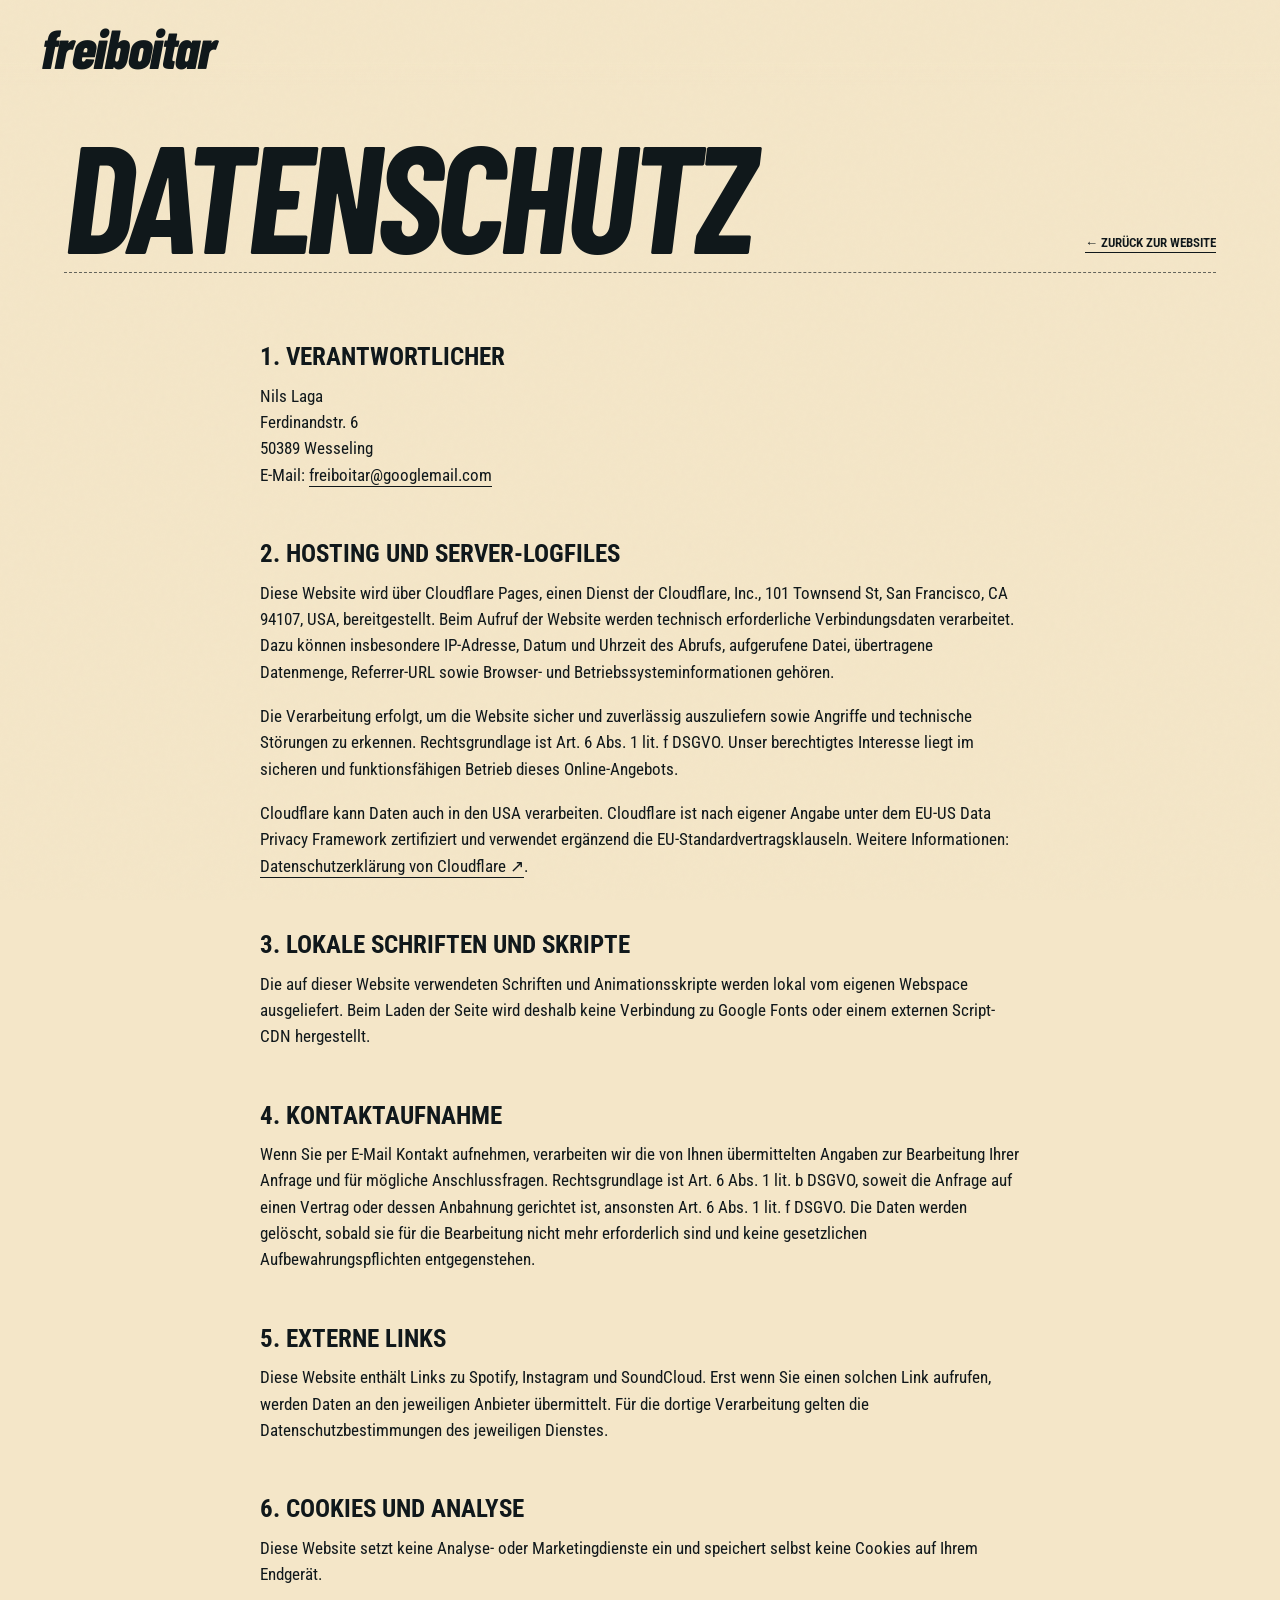
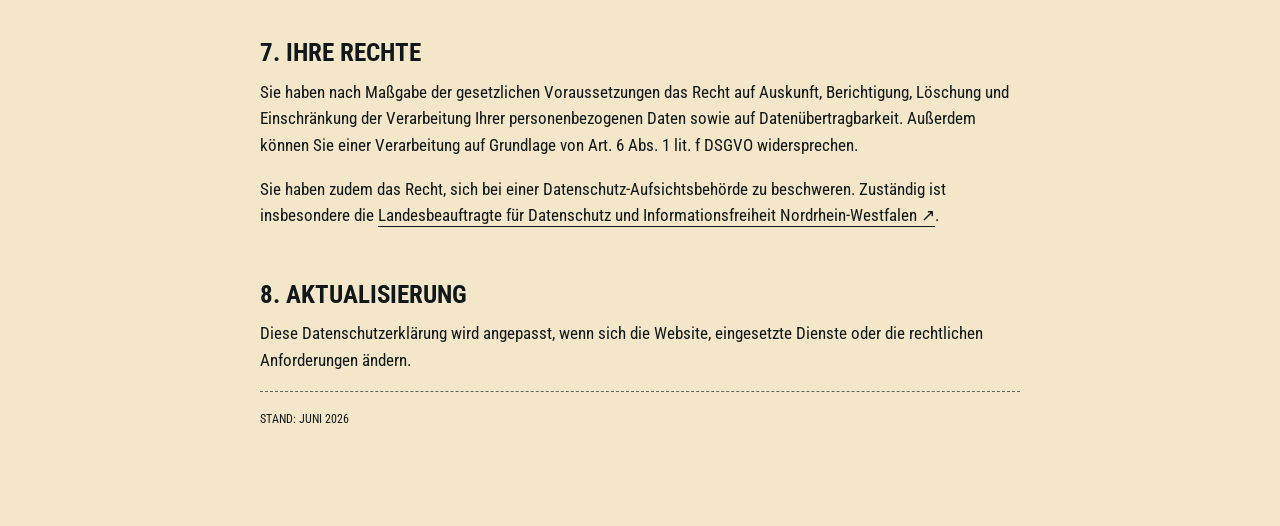
<file: datenschutz.html>
<!doctype html>
<html lang="de">
  <head>
    <meta charset="UTF-8" />
    <meta name="viewport" content="width=device-width, initial-scale=1.0" />
    <meta name="robots" content="index,follow" />
    <title>Datenschutz — Freiboitar</title>
    <link rel="stylesheet" href="styles.css?v=3" />
  </head>
  <body>
    <header class="site-header">
      <a class="wordmark" href="index.html" aria-label="Freiboitar, zurück zur Startseite">freiboitar</a>
    </header>
    <main class="legal-page">
      <header class="legal-page-header">
        <h1>Datenschutz</h1>
        <a href="index.html">← Zurück zur Website</a>
      </header>
      <div class="legal-content">
        <h2>1. Verantwortlicher</h2>
        <address>
          Nils Laga<br />
          Ferdinandstr. 6<br />
          50389 Wesseling<br />
          E-Mail: <a href="mailto:freiboitar@googlemail.com">freiboitar@googlemail.com</a>
        </address>

        <h2>2. Hosting und Server-Logfiles</h2>
        <p>Diese Website wird über Cloudflare Pages, einen Dienst der Cloudflare, Inc., 101 Townsend St, San Francisco, CA 94107, USA, bereitgestellt. Beim Aufruf der Website werden technisch erforderliche Verbindungsdaten verarbeitet. Dazu können insbesondere IP-Adresse, Datum und Uhrzeit des Abrufs, aufgerufene Datei, übertragene Datenmenge, Referrer-URL sowie Browser- und Betriebssysteminformationen gehören.</p>
        <p>Die Verarbeitung erfolgt, um die Website sicher und zuverlässig auszuliefern sowie Angriffe und technische Störungen zu erkennen. Rechtsgrundlage ist Art. 6 Abs. 1 lit. f DSGVO. Unser berechtigtes Interesse liegt im sicheren und funktionsfähigen Betrieb dieses Online-Angebots.</p>
        <p>Cloudflare kann Daten auch in den USA verarbeiten. Cloudflare ist nach eigener Angabe unter dem EU-US Data Privacy Framework zertifiziert und verwendet ergänzend die EU-Standardvertragsklauseln. Weitere Informationen: <a href="https://www.cloudflare.com/privacypolicy/" target="_blank" rel="noopener noreferrer">Datenschutzerklärung von Cloudflare ↗</a>.</p>

        <h2>3. Lokale Schriften und Skripte</h2>
        <p>Die auf dieser Website verwendeten Schriften und Animationsskripte werden lokal vom eigenen Webspace ausgeliefert. Beim Laden der Seite wird deshalb keine Verbindung zu Google Fonts oder einem externen Script-CDN hergestellt.</p>

        <h2>4. Kontaktaufnahme</h2>
        <p>Wenn Sie per E-Mail Kontakt aufnehmen, verarbeiten wir die von Ihnen übermittelten Angaben zur Bearbeitung Ihrer Anfrage und für mögliche Anschlussfragen. Rechtsgrundlage ist Art. 6 Abs. 1 lit. b DSGVO, soweit die Anfrage auf einen Vertrag oder dessen Anbahnung gerichtet ist, ansonsten Art. 6 Abs. 1 lit. f DSGVO. Die Daten werden gelöscht, sobald sie für die Bearbeitung nicht mehr erforderlich sind und keine gesetzlichen Aufbewahrungspflichten entgegenstehen.</p>

        <h2>5. Externe Links</h2>
        <p>Diese Website enthält Links zu Spotify, Instagram und SoundCloud. Erst wenn Sie einen solchen Link aufrufen, werden Daten an den jeweiligen Anbieter übermittelt. Für die dortige Verarbeitung gelten die Datenschutzbestimmungen des jeweiligen Dienstes.</p>

        <h2>6. Cookies und Analyse</h2>
        <p>Diese Website setzt keine Analyse- oder Marketingdienste ein und speichert selbst keine Cookies auf Ihrem Endgerät.</p>

        <h2>7. Ihre Rechte</h2>
        <p>Sie haben nach Maßgabe der gesetzlichen Voraussetzungen das Recht auf Auskunft, Berichtigung, Löschung und Einschränkung der Verarbeitung Ihrer personenbezogenen Daten sowie auf Datenübertragbarkeit. Außerdem können Sie einer Verarbeitung auf Grundlage von Art. 6 Abs. 1 lit. f DSGVO widersprechen.</p>
        <p>Sie haben zudem das Recht, sich bei einer Datenschutz-Aufsichtsbehörde zu beschweren. Zuständig ist insbesondere die <a href="https://www.ldi.nrw.de/" target="_blank" rel="noopener noreferrer">Landesbeauftragte für Datenschutz und Informationsfreiheit Nordrhein-Westfalen ↗</a>.</p>

        <h2>8. Aktualisierung</h2>
        <p>Diese Datenschutzerklärung wird angepasst, wenn sich die Website, eingesetzte Dienste oder die rechtlichen Anforderungen ändern.</p>

        <p class="legal-meta">Stand: Juni 2026</p>
      </div>
    </main>
  </body>
</html>
</file>
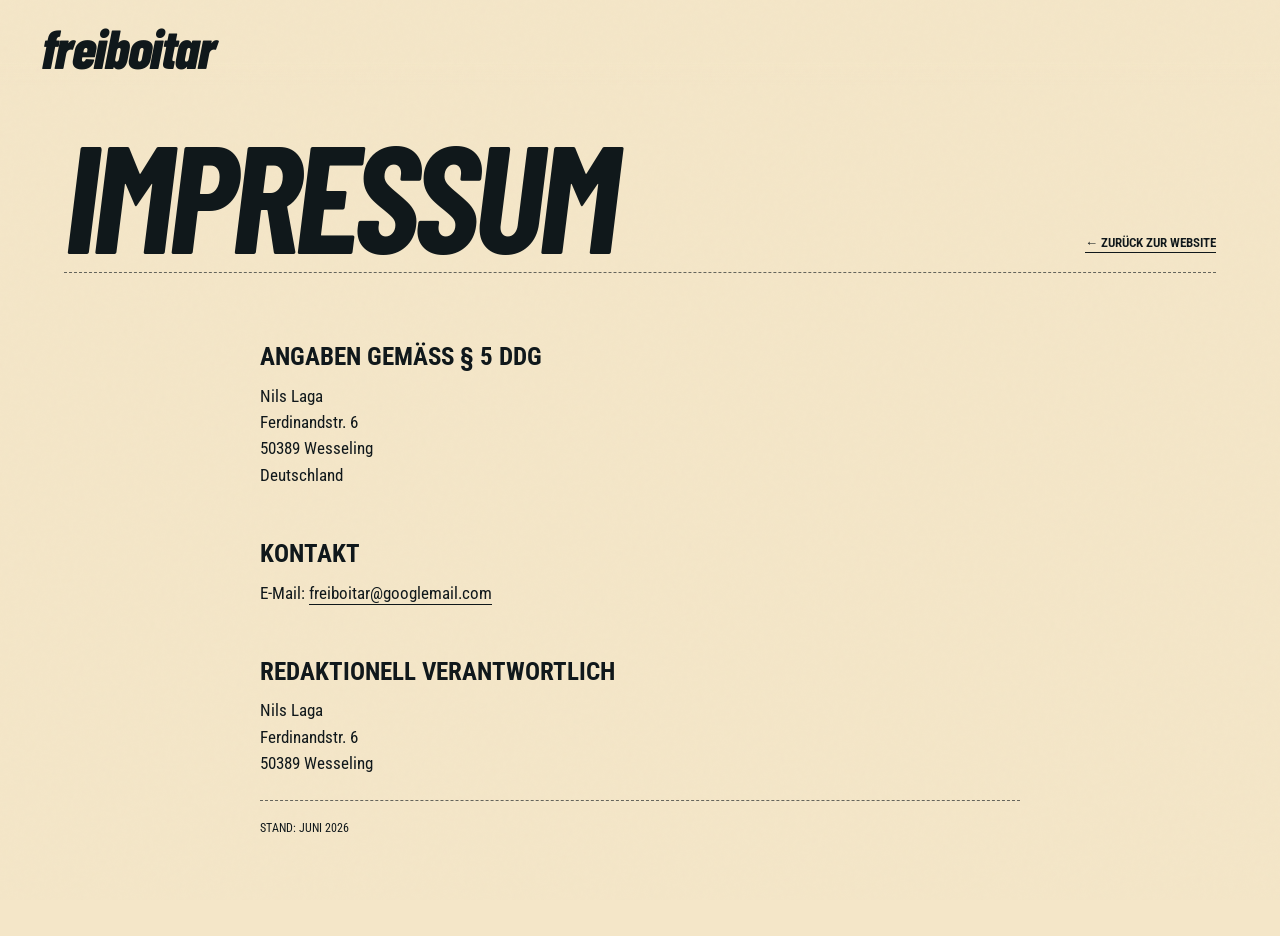
<file: impressum.html>
<!doctype html>
<html lang="de">
  <head>
    <meta charset="UTF-8" />
    <meta name="viewport" content="width=device-width, initial-scale=1.0" />
    <meta name="robots" content="index,follow" />
    <title>Impressum — Freiboitar</title>
    <link rel="stylesheet" href="styles.css?v=3" />
  </head>
  <body>
    <header class="site-header">
      <a class="wordmark" href="index.html" aria-label="Freiboitar, zurück zur Startseite">freiboitar</a>
    </header>
    <main class="legal-page">
      <header class="legal-page-header">
        <h1>Impressum</h1>
        <a href="index.html">← Zurück zur Website</a>
      </header>
      <div class="legal-content">
        <h2>Angaben gemäß § 5 DDG</h2>
        <address>
          Nils Laga<br />
          Ferdinandstr. 6<br />
          50389 Wesseling<br />
          Deutschland
        </address>

        <h2>Kontakt</h2>
        <p>E-Mail: <a href="mailto:freiboitar@googlemail.com">freiboitar@googlemail.com</a></p>

        <h2>Redaktionell verantwortlich</h2>
        <address>
          Nils Laga<br />
          Ferdinandstr. 6<br />
          50389 Wesseling
        </address>

        <p class="legal-meta">Stand: Juni 2026</p>
      </div>
    </main>
  </body>
</html>
</file>
<file: styles.css>
@font-face { font-family: "Barlow Condensed"; font-style: normal; font-weight: 500; font-display: swap; src: url("assets/fonts/barlow-condensed-500.ttf") format("truetype"); }
@font-face { font-family: "Barlow Condensed"; font-style: normal; font-weight: 600; font-display: swap; src: url("assets/fonts/barlow-condensed-600.ttf") format("truetype"); }
@font-face { font-family: "Barlow Condensed"; font-style: normal; font-weight: 700; font-display: swap; src: url("assets/fonts/barlow-condensed-700.ttf") format("truetype"); }
@font-face { font-family: "Barlow Condensed"; font-style: normal; font-weight: 800; font-display: swap; src: url("assets/fonts/barlow-condensed-800.ttf") format("truetype"); }
@font-face { font-family: "Barlow Condensed"; font-style: normal; font-weight: 900; font-display: swap; src: url("assets/fonts/barlow-condensed-900.ttf") format("truetype"); }
@font-face { font-family: "Barlow Condensed"; font-style: italic; font-weight: 700; font-display: swap; src: url("assets/fonts/barlow-condensed-italic-700.ttf") format("truetype"); }
@font-face { font-family: "Barlow Condensed"; font-style: italic; font-weight: 800; font-display: swap; src: url("assets/fonts/barlow-condensed-italic-800.ttf") format("truetype"); }
@font-face { font-family: "Barlow Condensed"; font-style: italic; font-weight: 900; font-display: swap; src: url("assets/fonts/barlow-condensed-italic-900.ttf") format("truetype"); }
@font-face { font-family: "Caveat"; font-style: normal; font-weight: 500; font-display: swap; src: url("assets/fonts/caveat-500.ttf") format("truetype"); }
@font-face { font-family: "Caveat"; font-style: normal; font-weight: 600; font-display: swap; src: url("assets/fonts/caveat-600.ttf") format("truetype"); }
@font-face { font-family: "Roboto Condensed"; font-style: normal; font-weight: 400; font-display: swap; src: url("assets/fonts/roboto-condensed-400.ttf") format("truetype"); }
@font-face { font-family: "Roboto Condensed"; font-style: normal; font-weight: 500; font-display: swap; src: url("assets/fonts/roboto-condensed-500.ttf") format("truetype"); }
@font-face { font-family: "Roboto Condensed"; font-style: normal; font-weight: 600; font-display: swap; src: url("assets/fonts/roboto-condensed-600.ttf") format("truetype"); }
@font-face { font-family: "Roboto Condensed"; font-style: normal; font-weight: 700; font-display: swap; src: url("assets/fonts/roboto-condensed-700.ttf") format("truetype"); }

:root {
  --paper: #f4e6c8;
  --ink: #10181b;
  --red: #ed2d1c;
  --blue: #155db5;
  --pink: #e9cbd3;
  --line: rgba(16, 24, 27, .62);
}

* { box-sizing: border-box; }
html { scroll-behavior: smooth; }
body {
  margin: 0;
  color: var(--ink);
  background: var(--paper);
  font-family: "Roboto Condensed", Arial, sans-serif;
  overflow-x: hidden;
}
body::before {
  content: "";
  position: fixed;
  z-index: 100;
  inset: 0;
  pointer-events: none;
  opacity: .25;
  background-image: url("data:image/svg+xml,%3Csvg viewBox='0 0 180 180' xmlns='http://www.w3.org/2000/svg'%3E%3Cfilter id='n'%3E%3CfeTurbulence type='fractalNoise' baseFrequency='.92' numOctaves='3' stitchTiles='stitch'/%3E%3C/filter%3E%3Crect width='100%25' height='100%25' filter='url(%23n)' opacity='.08'/%3E%3C/svg%3E");
  mix-blend-mode: multiply;
}
body.is-locked { overflow: hidden; }
button, a { color: inherit; font: inherit; }
button { cursor: pointer; }
img { display: block; max-width: 100%; }
a { text-underline-offset: 5px; }

.site-header {
  position: fixed;
  z-index: 50;
  top: 0;
  left: 0;
  right: 0;
  display: flex;
  align-items: center;
  justify-content: space-between;
  padding: 27px 3.2vw 18px;
  background: linear-gradient(var(--paper) 72%, rgba(244,230,200,0));
}
.wordmark {
  font-family: "Barlow Condensed", Impact, sans-serif;
  font-size: clamp(38px, 4.3vw, 70px);
  font-weight: 800;
  font-style: italic;
  line-height: .75;
  letter-spacing: -.025em;
  text-decoration: none;
  transform: skew(-4deg);
}
.site-nav { display: flex; align-items: center; gap: clamp(28px, 4.2vw, 70px); font-size: 13px; font-weight: 600; text-transform: uppercase; }
.site-nav a { position: relative; text-decoration: none; }
.site-nav a::after { content: ""; position: absolute; left: 0; right: 100%; bottom: -8px; height: 2px; background: var(--blue); transition: right .3s; }
.site-nav a:hover::after, .site-nav a.is-active::after { right: 0; }
.site-nav .nav-cta { color: var(--red); }
.site-nav .nav-cta::after { display: none; }
.nav-cta i { display: inline-block; width: 11px; height: 11px; margin-right: 15px; border-radius: 50%; background: var(--red); }
.menu-toggle { display: none; border: 0; padding: 0; background: transparent; text-transform: uppercase; }

.hero { position: relative; min-height: 1000px; height: 100svh; padding: 150px 3.2vw 32px; overflow: hidden; }
.hero-rule { position: absolute; left: 2.8vw; top: 15.8%; bottom: 13%; border-left: 1px dashed var(--line); }
.hero-copy { position: relative; z-index: 4; width: 44%; padding-left: 1.2vw; }
.hero h1 { margin: 0; font-family: "Barlow Condensed", Impact, sans-serif; font-size: clamp(116px, 13.3vw, 214px); font-weight: 800; font-style: italic; line-height: .72; letter-spacing: -.045em; text-transform: uppercase; }
.hero h1 span { display: block; }
.hero-services { margin: 26px 0 0; color: var(--red); font-family: "Barlow Condensed", sans-serif; font-size: clamp(18px, 1.65vw, 27px); font-weight: 700; text-transform: uppercase; }
.hero-services::after { content: ""; display: block; width: 180px; height: 12px; margin-top: 8px; border-top: 2px solid var(--blue); border-radius: 50%; transform: rotate(-1deg); }
.hero-meta { margin: 14px 0 0 8px; }
.hero-meta > p { margin: 0 0 16px; font-size: 18px; font-weight: 700; text-transform: uppercase; }
.hero-filters { display: flex; gap: clamp(35px, 5vw, 84px); }
.hero-filters button, .filter-row button { position: relative; border: 0; padding: 0 2px 8px; background: transparent; font-size: 14px; text-transform: uppercase; }
.hero-filters button::after, .filter-row button::after { content: ""; position: absolute; left: 0; right: 100%; bottom: 0; height: 2px; background: var(--blue); transition: right .25s; }
.hero-filters button.is-active::after, .hero-filters button:hover::after, .filter-row button.is-active::after, .filter-row button:hover::after { right: 0; }
.hero-filters button.is-active { color: var(--red); }
.scribble-cta { display: inline-block; position: relative; margin: 52px 0 0; padding: 15px 21px; color: var(--red); font-size: 16px; font-weight: 600; text-transform: uppercase; text-decoration: none; }
.scribble-cta::before, .scribble-cta::after { content: ""; position: absolute; inset: 0 -12px; border: 2px solid var(--red); border-radius: 51% 46% 53% 47%; transform: rotate(-3deg); }
.scribble-cta::after { inset: -4px -17px 2px -9px; transform: rotate(3deg); }
.poster-stage { position: absolute; z-index: 2; inset: 100px 3.5vw 25px 43%; isolation: isolate; }
.poster { position: absolute; z-index: 1; padding: 0; border: 0; background: transparent; box-shadow: 0 20px 35px rgba(35,22,10,.16); transition: transform .55s cubic-bezier(.2,.75,.2,1), filter .55s; }
.poster:hover { z-index: 2; filter: saturate(1.12); }
.poster img, .poster video { display: block; width: 100%; height: 100%; object-fit: contain; }
.poster video { pointer-events: none; background: transparent; }
.poster-one { left: 12%; top: 2%; width: 29%; height: auto; aspect-ratio: 992 / 1586; transform: rotate(1.2deg); }
.poster-one:hover { transform: rotate(-1deg) translateY(-12px); }
.poster-two { right: 4%; top: 10%; width: 30%; height: auto; aspect-ratio: 1012 / 1800; transform: rotate(.25deg); }
.poster-two:hover { transform: rotate(2deg) translateY(-12px); }
.poster-three { left: 8%; bottom: -9%; width: 31%; height: auto; aspect-ratio: 1004 / 1800; transform: rotate(-1deg); }
.poster-three:hover { transform: rotate(1deg) translateY(-12px); }
.tape { position: absolute; z-index: 3; top: -18px; left: 39%; width: 30%; height: 30px; opacity: .92; transform: rotate(4deg); }
.tape-red { background: var(--red); }
.tape-blue { background: var(--blue); transform: rotate(7deg); }
.annotation { position: absolute; z-index: 20; margin: 0; font-family: Caveat, cursive; font-size: clamp(18px, 1.6vw, 26px); line-height: 1.05; text-transform: uppercase; transform: rotate(-4deg); pointer-events: none; }
.annotation b { display: block; width: fit-content; margin: 0 auto 9px; padding: 1px 6px; border: 1.5px solid currentColor; border-radius: 50%; font-weight: 500; }
.annotation span { display: block; font-size: 42px; }
.annotation-one { left: 0; top: 21%; color: var(--blue); }
.annotation-two { right: -1%; top: 11%; color: var(--red); }
.annotation-three { left: -2%; bottom: 8%; color: var(--blue); text-align: right; }
.hero-about { position: absolute; right: 0; bottom: 2%; width: 29%; font-size: 18px; line-height: 1.35; }
.hero-about p { margin: 0 0 65px; }
.hero-about p::after { content: ""; display: block; width: 150px; height: 10px; margin-top: 5px; border-top: 2px solid var(--blue); border-radius: 50%; }
.hero-about a { font-size: 16px; }
.scroll-cue { position: absolute; z-index: 8; left: 50%; bottom: 8px; display: flex; flex-direction: column; align-items: center; gap: 3px; font-size: 10px; text-transform: uppercase; text-decoration: none; transform: translateX(-50%); }
.scroll-cue b { font-size: 18px; font-weight: 400; animation: bounce 1.7s infinite; }
@keyframes bounce { 50% { transform: translateY(5px); } }

.work { position: relative; padding: 16vh 4vw 25vh; }
.work-header { display: flex; justify-content: space-between; align-items: end; }
.work-header > div { display: flex; align-items: end; gap: 18px; }
.work h2 { margin: 0; font-family: "Barlow Condensed", Impact, sans-serif; font-size: clamp(105px, 13.5vw, 218px); font-weight: 800; font-style: italic; line-height: .72; letter-spacing: -.045em; text-transform: uppercase; }
.work-header span { color: var(--red); font-family: "Barlow Condensed", sans-serif; font-size: clamp(30px, 3.1vw, 50px); font-weight: 800; line-height: 1; }
.work-header > p { max-width: 300px; margin: 0 4vw 10px 0; font-size: 18px; line-height: 1.3; }
.work-header > p::after { content: ""; display: block; width: 150px; margin-top: 8px; border-top: 2px solid var(--blue); border-radius: 50%; }
.filter-row { display: flex; gap: clamp(35px, 7vw, 115px); margin: 38px 0 0; padding: 0 6px 19px; border-bottom: 1px dashed var(--line); }
.filter-row button { font-weight: 600; }
.filter-row button span { margin-left: 6px; font-size: 11px; }
.filter-row button i { display: inline-block; width: 11px; height: 11px; margin-right: 12px; border-radius: 50%; background: var(--red); }

.project-stack { position: relative; min-height: 460vh; margin-top: 22px; }
.project-stack.is-filtered {
  display: grid;
  gap: clamp(18px, 2.2vw, 34px);
  align-items: start;
  min-height: 0;
  padding: 48px 0 12vh;
}
.project-stack.is-filtered[data-active-filter="identity"] { grid-template-columns: repeat(4, minmax(0, 1fr)); }
.project-stack.is-filtered[data-active-filter="campaign"],
.project-stack.is-filtered[data-active-filter="video"] { grid-template-columns: repeat(4, minmax(0, 1fr)); }
.project-stack.is-filtered[data-active-filter="motion"] { grid-template-columns: repeat(3, minmax(0, 1fr)); }
.project-stack.is-filtered .project {
  position: relative;
  top: auto;
  width: 100%;
  margin: 0;
  transform: none !important;
  filter: drop-shadow(0 12px 18px rgba(31,20,10,.12));
}
.project-stack.is-filtered .project img,
.project-stack.is-filtered .project video { max-height: 48vh; }
.project-stack.is-filtered .project footer { grid-template-columns: 1fr auto; gap: 10px; }
.project-stack.is-filtered .project footer span:nth-child(2) { display: none; }
.project { position: sticky; top: 14vh; width: 62%; margin-bottom: 40vh; filter: drop-shadow(0 18px 24px rgba(31,20,10,.14)); transition: opacity .55s ease, filter .55s ease; }
.project-stack:not(.is-filtered) .project.is-background { opacity: .1; filter: brightness(.68) saturate(.35); pointer-events: none; }
.project-stack:not(.is-filtered) .project.is-near-background { opacity: .34; filter: blur(2.5px) brightness(.78) saturate(.58) drop-shadow(0 12px 18px rgba(31,20,10,.1)); }
.project[hidden] { display: none; }
.project:nth-child(2) { top: 17vh; margin-left: auto; width: 39%; }
.project:nth-child(3) { top: 20vh; width: 59%; margin-left: 7%; }
.project:nth-child(4) { top: 16vh; width: 37%; margin-left: auto; margin-right: 8%; }
.project:nth-child(5) { top: 19vh; width: 38%; margin-left: 14%; }
.project:nth-child(6) { top: 15vh; width: 48%; margin-left: auto; margin-right: 3%; }
.project:nth-child(7) { top: 18vh; width: 42%; margin-left: 6%; }
.project:nth-child(8) { top: 21vh; width: 55%; margin-left: auto; }
.project:nth-child(9) { top: 15vh; width: 38%; margin-left: 10%; }
.project:nth-child(10) { top: 18vh; width: 56%; margin-left: auto; margin-right: 5%; }
.project:nth-child(11) { top: 21vh; width: 40%; margin-left: 5%; }
.project:nth-child(12) { top: 16vh; width: 54%; margin-left: auto; margin-right: 6%; }
.project button { position: relative; display: block; width: fit-content; max-width: 100%; height: auto; margin-inline: auto; padding: 0; border: 0; overflow: hidden; background: transparent; }
.project img, .project video { display: block; width: auto; height: auto; max-width: 100%; max-height: min(72vh, 760px); object-fit: contain; transition: transform .8s cubic-bezier(.2,.7,.2,1); }
.project video { background: var(--ink); pointer-events: none; }
.project button:hover img, .project button:hover video { transform: scale(1.035); }
.project-arrow { position: absolute; right: 18px; top: 18px; display: grid; place-items: center; width: 42px; height: 42px; border: 1px solid currentColor; border-radius: 50%; color: white; font-size: 24px; transition: color .25s, background .25s; }
.project button:hover .project-arrow { color: var(--ink); background: white; }
.project footer { display: grid; grid-template-columns: 1.2fr 1fr auto; gap: 20px; padding: 13px 5px 0; font-size: 12px; text-transform: uppercase; opacity: 0; transform: translateY(14px); transition: opacity .35s ease, transform .5s cubic-bezier(.2,.75,.2,1); }
.project.is-caption-active footer,
.project-stack.is-filtered .project footer { opacity: 1; transform: translateY(0); }
.project footer b { font-size: 15px; }
.project-pink { transform: rotate(-.3deg); }
.project-dark { transform: rotate(.5deg); }
.project-blue { transform: rotate(-.6deg); }
.project-orange { transform: rotate(1deg); }
.project-cobalt { transform: rotate(-1deg); }

.proof {
  display: grid;
  grid-template-columns: .7fr 1.15fr 1fr;
  border-top: 1px solid var(--ink);
  border-bottom: 1px solid var(--ink);
  background: var(--red);
}
.proof p {
  min-height: 250px;
  display: flex;
  flex-direction: column;
  justify-content: space-between;
  margin: 0;
  padding: 24px 2.5vw;
  border-right: 1px solid var(--ink);
  text-transform: uppercase;
}
.proof p:last-child { border-right: 0; }
.proof strong {
  font-family: "Barlow Condensed", Impact, sans-serif;
  font-size: clamp(76px, 10vw, 158px);
  font-weight: 800;
  font-style: italic;
  line-height: .7;
  letter-spacing: -.045em;
}
.proof span { font-size: 13px; line-height: 1.3; }

.services { position: relative; min-height: 100svh; padding: 13vh 4vw; color: var(--paper); background: var(--ink); }
.section-index { display: flex; justify-content: space-between; margin: 0; padding-bottom: 18px; border-bottom: 1px dashed rgba(244,230,200,.5); font-size: 11px; text-transform: uppercase; }
.services h2 { margin: 10vh 0 13vh; font-family: "Barlow Condensed", Impact, sans-serif; font-size: clamp(88px, 12vw, 190px); font-weight: 800; font-style: italic; line-height: .72; letter-spacing: -.04em; text-transform: uppercase; }
.services h2 em { color: var(--red); font-style: inherit; }
.services ol { margin: 0 0 0 34%; padding: 0; list-style: none; }
.services li { display: grid; grid-template-columns: 50px 1fr minmax(180px, 30%); align-items: start; gap: 18px; padding: 18px 0; border-top: 1px solid rgba(244,230,200,.35); }
.services li span { padding-top: 5px; font-size: 11px; }
.services li b { font-family: "Barlow Condensed", sans-serif; font-size: clamp(30px, 4vw, 60px); line-height: .9; text-transform: uppercase; }
.services li i { padding-top: 0; font-size: 13px; line-height: 1.35; font-style: normal; }

.music { position: relative; min-height: 120svh; padding: 14vh 4vw; overflow: hidden; }
.music-heading { position: relative; z-index: 3; }
.music-heading > p { margin: 0 0 8vh; font-size: 11px; text-transform: uppercase; }
.music h2 { margin: 0; font-family: "Barlow Condensed", Impact, sans-serif; font-size: clamp(95px, 13vw, 205px); font-weight: 800; font-style: italic; line-height: .73; letter-spacing: -.045em; text-transform: uppercase; }
.music h2 em { color: var(--blue); font-style: inherit; }
.music-actions { position: relative; z-index: 4; width: fit-content; margin-top: 8vh; }
.spotify-cta { display: inline-flex; align-items: center; gap: 14px; padding: 17px 22px; color: var(--paper); background: var(--ink); font-size: 13px; font-weight: 700; letter-spacing: .04em; text-decoration: none; text-transform: uppercase; transition: transform .25s, background .25s; }
.spotify-cta:hover { transform: translateY(-3px); background: #263129; }
.spotify-cta i { width: 13px; height: 13px; border-radius: 50%; background: #1ed760; box-shadow: 0 0 0 4px rgba(30,215,96,.16); }
.music-socials { display: flex; gap: 24px; margin-top: 20px; font-size: 11px; text-transform: uppercase; }
.music-socials a { text-decoration-thickness: 1px; }
.record-stack { position: absolute; z-index: 2; right: 5vw; top: 16vh; width: min(38vw, 600px); height: 70vh; }
.record-stack img { position: absolute; width: 58%; height: auto; object-fit: contain; box-shadow: 0 24px 48px rgba(38,25,12,.2); }
.record-stack img:nth-child(1) { z-index: 1; left: -4%; top: 2%; transform: rotate(-8deg); }
.record-stack img:nth-child(2) { z-index: 3; right: -2%; top: 17%; width: 64%; transform: rotate(6deg); }
.record-stack img:nth-child(3) { z-index: 2; left: 4%; bottom: 0; transform: rotate(-6deg); }
.music-signoff { position: absolute; z-index: 5; right: 4vw; bottom: 6vh; margin: 0; padding: 9px 14px 11px; font-family: Caveat, cursive; color: var(--red); background: rgba(244,230,200,.9); box-shadow: 0 8px 20px rgba(38,25,12,.08); font-size: 28px; line-height: 1.1; transform: rotate(-3deg); }

.contact { min-height: 100svh; display: flex; flex-direction: column; justify-content: space-between; padding: 5vh 4vw 28px; color: var(--paper); background: var(--red); }
.contact > p { margin: 0; font-size: 13px; text-transform: uppercase; }
.contact h2 { margin: auto 0 2vh; font-family: "Barlow Condensed", Impact, sans-serif; font-size: clamp(120px, 18vw, 285px); font-weight: 800; font-style: italic; line-height: .68; letter-spacing: -.05em; text-transform: uppercase; }
.contact h2 em { color: var(--ink); font-style: inherit; }
.contact > a { align-self: flex-end; margin-bottom: 8vh; color: var(--ink); font-size: clamp(24px, 3vw, 48px); }
.contact footer { display: flex; justify-content: space-between; padding-top: 18px; border-top: 1px dashed rgba(16,24,27,.55); color: var(--ink); font-size: 11px; line-height: 1.4; text-transform: uppercase; }
.contact footer span:last-child { text-align: right; }
.footer-socials { display: flex; gap: 26px; }
.footer-socials a { color: inherit; }
.footer-legal { display: flex; gap: 18px; }
.footer-legal a { color: inherit; }

.legal-page { min-height: 100svh; padding: 135px max(5vw, 24px) 80px; background: var(--paper); }
.legal-page-header { display: flex; justify-content: space-between; align-items: end; gap: 30px; padding-bottom: 22px; border-bottom: 1px dashed var(--line); }
.legal-page h1 { margin: 0; font-family: "Barlow Condensed", Impact, sans-serif; font-size: clamp(72px, 12vw, 180px); font-style: italic; line-height: .75; letter-spacing: -.04em; text-transform: uppercase; }
.legal-page-header a { flex: 0 0 auto; font-size: 13px; font-weight: 600; text-transform: uppercase; }
.legal-content { width: min(760px, 100%); margin: 70px auto 0; font-size: 17px; line-height: 1.55; }
.legal-content h2 { margin: 52px 0 12px; font-size: 25px; font-style: normal; line-height: 1.1; letter-spacing: 0; text-transform: uppercase; }
.legal-content h2:first-child { margin-top: 0; }
.legal-content p { margin: 0 0 18px; }
.legal-content a { overflow-wrap: anywhere; }
.legal-content address { margin-bottom: 24px; font-style: normal; }
.legal-meta { margin-top: 60px; padding-top: 18px; border-top: 1px dashed var(--line); font-size: 12px; text-transform: uppercase; }

.lightbox { width: 100%; max-width: none; height: 100%; max-height: none; margin: 0; padding: 0; border: 0; color: var(--paper); background: rgba(12,18,20,.97); }
.lightbox::backdrop { background: transparent; }
.lightbox-close { position: fixed; z-index: 2; top: 25px; right: 30px; border: 0; background: transparent; color: inherit; font-size: 12px; text-transform: uppercase; }
.lightbox figure { height: 100%; display: grid; grid-template-rows: 1fr auto; margin: 0; padding: 6vh 5vw 4vh; }
.lightbox figure > img, .lightbox figure > video { align-self: center; justify-self: center; max-width: 75vw; max-height: 78vh; box-shadow: 0 25px 70px rgba(0,0,0,.4); }
.lightbox figure > video { width: auto; height: auto; background: #000; }
.lightbox [hidden] { display: none; }
.lightbox figcaption { display: grid; grid-template-columns: 60px 1fr auto; gap: 25px; align-items: end; padding-top: 16px; border-top: 1px solid rgba(244,230,200,.45); }
.lightbox h2 { margin: 0; font-family: "Barlow Condensed", sans-serif; font-size: 32px; text-transform: uppercase; }
.lightbox p { margin: 3px 0 0; font-size: 11px; text-transform: uppercase; }

@media (max-width: 900px) {
  .site-header { padding: 20px 18px; }
  .wordmark { font-size: 42px; }
  .menu-toggle { display: block; position: relative; z-index: 3; }
  .site-nav { position: fixed; inset: 0; display: flex; flex-direction: column; justify-content: center; align-items: flex-start; gap: 10px; padding: 80px 24px; color: var(--paper); background: var(--red); transform: translateY(-102%); transition: transform .55s cubic-bezier(.76,0,.24,1); }
  .site-nav.is-open { transform: translateY(0); }
  .site-nav a { font-family: "Barlow Condensed", sans-serif; font-size: 17vw; font-weight: 800; line-height: .85; }
  .site-nav .nav-cta { margin-top: 35px; color: var(--ink); font-family: inherit; font-size: 16px; }
  .hero { min-height: 1320px; height: auto; padding: 125px 18px 80px; }
  .hero-rule { display: none; }
  .hero-copy { width: 100%; padding: 0; }
  .hero h1 { font-size: 27vw; }
  .hero-services { max-width: 350px; font-size: 18px; }
  .hero-meta { margin-top: 25px; }
  .hero-filters { gap: 35px; }
  .scribble-cta { margin-top: 38px; }
  .poster-stage { inset: 610px 18px 30px; }
  .poster-one { left: 3%; top: 3%; width: 46%; height: auto; }
  .poster-two { right: 0; top: 16%; width: 43%; height: auto; }
  .poster-three { left: 7%; bottom: 2%; width: 43%; height: auto; }
  .annotation-one { display: none; }
  .annotation-two { right: 2%; top: 5%; }
  .annotation-three { left: 56%; bottom: 22%; }
  .hero-about { right: 0; bottom: 0; width: 39%; font-size: 15px; }
  .hero-about p { margin-bottom: 30px; }
  .hero-about a { font-size: 13px; }
  .scroll-cue { display: none; }
  .work { padding: 100px 18px 140px; }
  .work-header { display: block; }
  .work-header > div { display: block; }
  .work h2 { font-size: 24vw; }
  .work-header span { font-size: 30px; }
  .work-header > p { margin: 35px 0 0; }
  .filter-row { gap: 20px; overflow-x: auto; padding: 30px 0 15px; }
  .filter-row button { flex: 0 0 auto; }
  .project-stack { min-height: 3600px; }
  .project-stack.is-filtered,
  .project-stack.is-filtered[data-active-filter] { grid-template-columns: repeat(2, minmax(0, 1fr)); gap: 34px 12px; min-height: 0; padding: 35px 0 80px; }
  .project, .project:nth-child(n) { top: 11vh; width: 93%; margin: 0 auto 52vh; }
  .project:nth-child(even) { margin-left: 7%; }
  .project-stack.is-filtered .project,
  .project-stack.is-filtered .project:nth-child(n) { top: auto; width: 100%; margin: 0; }
  .project button { height: auto; min-height: 0; }
  .project img, .project video { max-height: 68vh; }
  .project-stack.is-filtered .project img,
  .project-stack.is-filtered .project video { max-height: 44vh; }
  .project footer { grid-template-columns: 1fr auto; }
  .project footer span:nth-child(2) { display: none; }
  .proof { grid-template-columns: 1fr; }
  .proof p { min-height: 210px; padding: 24px 18px; border-right: 0; border-bottom: 1px solid var(--ink); }
  .proof p:last-child { border-bottom: 0; }
  .proof strong { font-size: 31vw; }
  .services { padding: 100px 18px; }
  .services h2 { font-size: 22vw; }
  .services ol { margin-left: 0; }
  .services li { grid-template-columns: 30px 1fr; }
  .services li i { grid-column: 2; }
  .music { min-height: 1200px; padding: 100px 18px; }
  .music h2 { font-size: 23vw; }
  .music-actions { margin-top: 55px; }
  .spotify-cta { padding: 15px 18px; }
  .music-socials { flex-direction: column; gap: 10px; }
  .record-stack { right: 5vw; top: 590px; width: 88vw; height: 530px; }
  .music-signoff { right: 18px; bottom: 35px; font-size: 22px; }
  .contact { padding: 30px 18px 20px; }
  .contact h2 { font-size: 24vw; }
  .contact > a { align-self: flex-start; font-size: 24px; }
  .contact footer { flex-wrap: wrap; gap: 18px 26px; }
  .footer-socials, .footer-legal { flex-wrap: wrap; }
  .legal-page { padding-top: 105px; }
  .legal-page-header { display: block; }
  .legal-page-header a { display: inline-block; margin-top: 28px; }
  .legal-content { margin-top: 45px; font-size: 16px; }
  .contact footer { gap: 18px; flex-wrap: wrap; }
  .footer-socials { order: 3; width: 100%; gap: 18px; flex-wrap: wrap; }
}

@media (prefers-reduced-motion: reduce) {
  html { scroll-behavior: auto; }
  *, *::before, *::after { animation-duration: .01ms !important; transition-duration: .01ms !important; }
}
</file>
